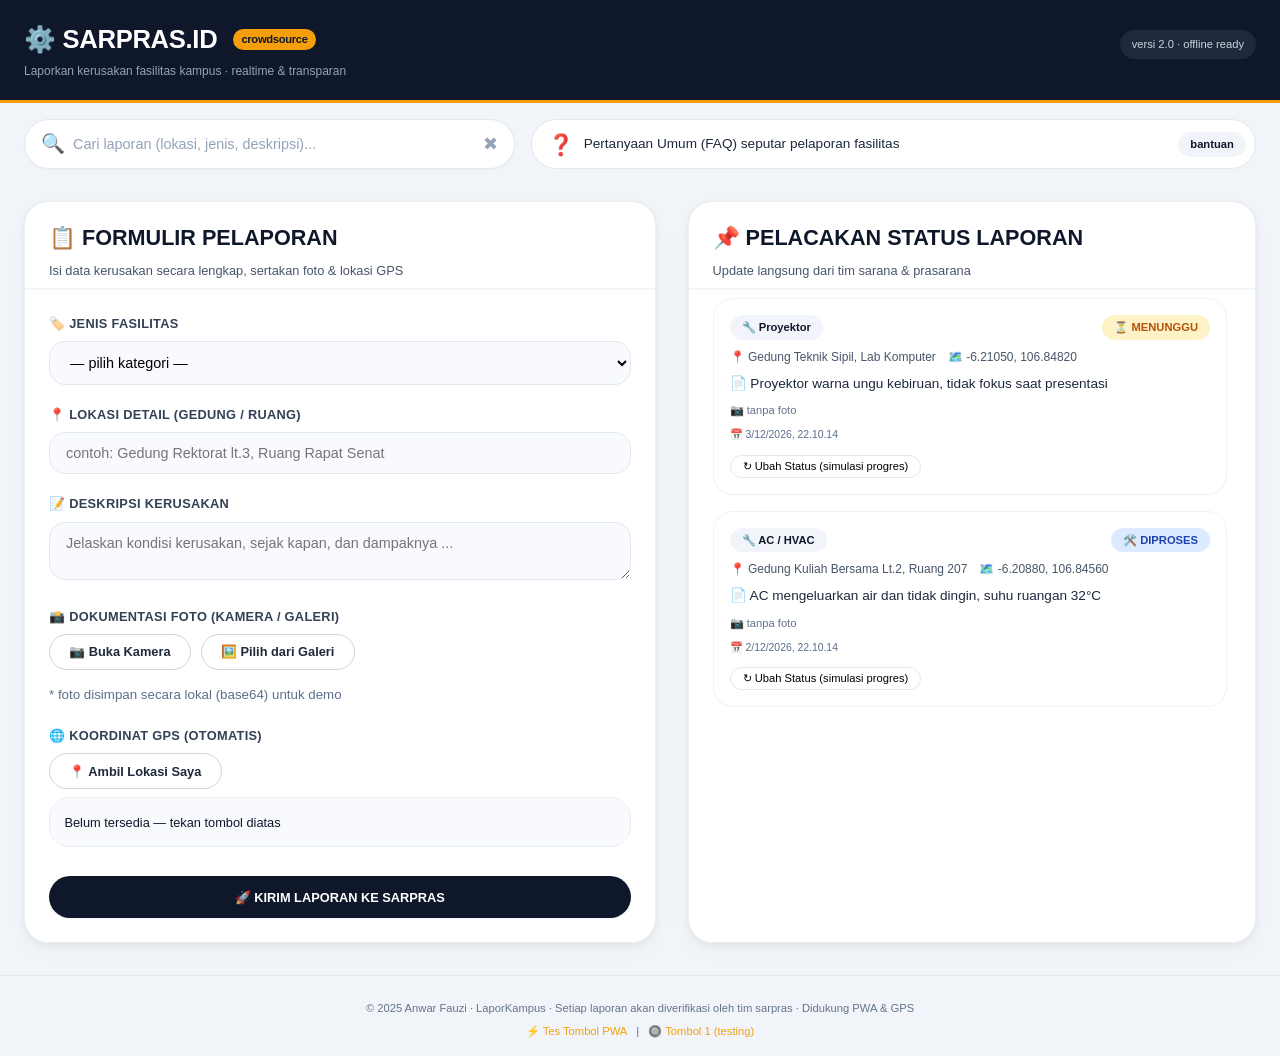
<file: index.html>
<!DOCTYPE html>
<html lang="id">

<head>
  <meta charset="UTF-8" />
  <meta name="viewport" content="width=device-width, initial-scale=1, viewport-fit=cover">
  <meta name="mobile-web-app-capable" content="yes">
  <meta name="apple-mobile-web-app-capable" content="yes">
  <meta name="apple-mobile-web-app-status-bar-style" content="black-translucent">
  <meta name="theme-color" content="#0F172A" />
  <link rel="manifest" href="manifest.json" />
  <link rel="icon" href="icons/logo1.png" type="image/png" />
  <title>SarprasID — Pelaporan Fasilitas Kampus</title>
  <style>
    /* RESET & GLOBAL — tampilan handmade, industrial modern */
    * {
      margin: 0;
      padding: 0;
      box-sizing: border-box;
    }

    body {
      font-family: 'Inter', -apple-system, BlinkMacSystemFont, 'Segoe UI', Roboto, Helvetica, sans-serif;
      background: #F1F5F9;
      color: #0F172A;
      line-height: 1.5;
    }

    /* custom scroll */
    ::-webkit-scrollbar {
      width: 6px;
      height: 6px;
    }
    ::-webkit-scrollbar-track {
      background: #E2E8F0;
      border-radius: 10px;
    }
    ::-webkit-scrollbar-thumb {
      background: #94A3B8;
      border-radius: 10px;
    }

    /* header industrial */
    .site-header {
      background: #0F172A;
      padding: 1.25rem 1.5rem;
      border-bottom: 3px solid #F59E0B;
    }
    .header-container {
      max-width: 1280px;
      margin: 0 auto;
      display: flex;
      align-items: baseline;
      justify-content: space-between;
      flex-wrap: wrap;
      gap: 0.75rem;
    }
    .brand h1 {
      font-size: 1.6rem;
      font-weight: 700;
      letter-spacing: -0.3px;
      color: white;
      display: inline-flex;
      align-items: center;
      gap: 8px;
    }
    .brand span {
      background: #F59E0B;
      font-size: 0.7rem;
      font-weight: 600;
      padding: 2px 8px;
      border-radius: 30px;
      color: #0F172A;
      margin-left: 8px;
    }
    .brand p {
      color: #94A3B8;
      font-size: 0.75rem;
      margin-top: 4px;
    }
    .badge-version {
      background: #1E293B;
      padding: 6px 12px;
      border-radius: 40px;
      color: #CBD5E1;
      font-size: 0.7rem;
      font-weight: 500;
    }

    /* main layout */
    .app-wrapper {
      max-width: 1280px;
      margin: 2rem auto;
      padding: 0 1.5rem;
      display: grid;
      grid-template-columns: 1fr 0.9fr;
      gap: 2rem;
    }

    /* card style — rough edge, subtle shadow */
    .card-panel {
      background: white;
      border-radius: 24px;
      box-shadow: 0 8px 20px rgba(0,0,0,0.03), 0 2px 6px rgba(0,0,0,0.05);
      transition: all 0.2s ease;
      overflow: hidden;
      border: 1px solid #E9EEF3;
    }
    .card-header {
      padding: 1.25rem 1.5rem 0.5rem 1.5rem;
      border-bottom: 2px solid #F1F5F9;
    }
    .card-header h2 {
      font-size: 1.35rem;
      font-weight: 600;
      display: flex;
      align-items: center;
      gap: 8px;
      color: #0F172A;
    }
    .card-header p {
      font-size: 0.8rem;
      color: #475569;
      margin-top: 6px;
    }
    .card-body {
      padding: 1.5rem;
    }

    /* form styling — professional, dense */
    .form-group {
      margin-bottom: 1.25rem;
    }
    .form-row {
      display: flex;
      gap: 1rem;
      flex-wrap: wrap;
    }
    .form-row .form-group {
      flex: 1;
    }
    label {
      font-weight: 600;
      font-size: 0.8rem;
      text-transform: uppercase;
      letter-spacing: 0.3px;
      color: #334155;
      display: block;
      margin-bottom: 0.5rem;
    }
    input, select, textarea {
      width: 100%;
      padding: 0.75rem 1rem;
      background: #F8FAFE;
      border: 1.5px solid #E2E8F0;
      border-radius: 16px;
      font-size: 0.9rem;
      transition: 0.2s;
      font-family: inherit;
    }
    input:focus, select:focus, textarea:focus {
      outline: none;
      border-color: #F59E0B;
      background: white;
      box-shadow: 0 0 0 3px rgba(245,158,11,0.1);
    }
    .btn-group {
      display: flex;
      flex-wrap: wrap;
      gap: 10px;
      margin: 0.5rem 0 0.25rem;
    }
    .btn {
      font-weight: 600;
      padding: 0.6rem 1.2rem;
      border-radius: 40px;
      border: none;
      cursor: pointer;
      font-size: 0.8rem;
      transition: 0.15s;
      background: #F1F5F9;
      color: #1E293B;
    }
    .btn-primary {
      background: #0F172A;
      color: white;
      box-shadow: 0 1px 2px rgba(0,0,0,0.05);
    }
    .btn-primary:hover {
      background: #F59E0B;
      color: #0F172A;
      transform: translateY(-1px);
    }
    .btn-outline {
      background: transparent;
      border: 1.5px solid #CBD5E1;
    }
    .btn-outline:hover {
      border-color: #F59E0B;
      background: #FFF8ED;
    }
    .btn-danger-light {
      background: #FEF2F2;
      color: #B91C1C;
    }
    .photo-preview-grid {
      margin-top: 12px;
      display: flex;
      gap: 12px;
      flex-wrap: wrap;
      align-items: center;
    }
    .preview-img {
      width: 80px;
      height: 80px;
      object-fit: cover;
      border-radius: 16px;
      border: 2px solid #E2E8F0;
      background: #F1F5F9;
    }
    .location-box {
      background: #F8FAFE;
      border-radius: 20px;
      padding: 0.9rem;
      margin-top: 8px;
      border: 1px solid #E9EEF3;
      font-size: 0.8rem;
    }
    .coord-text {
      font-family: monospace;
      font-size: 0.75rem;
      color: #334155;
      word-break: break-all;
    }

    /* daftar laporan */
    .report-list {
      display: flex;
      flex-direction: column;
      gap: 1rem;
      max-height: 560px;
      overflow-y: auto;
      padding-right: 4px;
    }
    .report-ticket {
      background: #FFFFFF;
      border-radius: 20px;
      border: 1px solid #ECF3F9;
      padding: 1rem;
      transition: 0.1s;
      box-shadow: 0 1px 2px rgba(0,0,0,0.02);
    }
    .ticket-header {
      display: flex;
      justify-content: space-between;
      align-items: flex-start;
      flex-wrap: wrap;
      gap: 0.5rem;
      margin-bottom: 0.5rem;
    }
    .ticket-type {
      font-weight: 800;
      background: #F1F5F9;
      padding: 4px 12px;
      border-radius: 40px;
      font-size: 0.7rem;
    }
    .status {
      font-size: 0.7rem;
      font-weight: 700;
      padding: 4px 12px;
      border-radius: 40px;
    }
    .status.pending { background: #FEF3C7; color: #B45309; }
    .status.progress { background: #DBEAFE; color: #1E40AF; }
    .status.done { background: #D1FAE5; color: #065F46; }
    .ticket-location {
      font-size: 0.75rem;
      color: #475569;
      margin: 8px 0 6px;
      display: flex;
      gap: 12px;
      flex-wrap: wrap;
    }
    .ticket-desc {
      font-size: 0.85rem;
      margin: 8px 0;
      color: #1E293B;
    }
    .ticket-img {
      max-width: 100%;
      max-height: 130px;
      border-radius: 14px;
      margin: 8px 0;
      border: 1px solid #E2E8F0;
    }
    .update-status-btn {
      background: none;
      border: 1px solid #E2E8F0;
      font-size: 0.7rem;
      padding: 4px 12px;
      border-radius: 30px;
      margin-top: 8px;
      cursor: pointer;
      font-weight: 500;
    }
    .footer-note {
      text-align: center;
      margin: 2rem auto 1rem;
      font-size: 0.7rem;
      color: #64748B;
      border-top: 1px solid #E2E8F0;
      padding-top: 1.5rem;
      max-width: 1280px;
      padding-left: 1.5rem;
      padding-right: 1.5rem;
    }

    @media (max-width: 780px) {
      .app-wrapper {
        grid-template-columns: 1fr;
        gap: 1.5rem;
      }
      .site-header .header-container {
        flex-direction: column;
        align-items: flex-start;
      }
    }

    /* ========== TAMBAHAN BARU: FAQ & SEARCH PANEL ========== */
    .utility-bar {
      max-width: 1280px;
      margin: 1rem auto 0 auto;
      padding: 0 1.5rem;
      display: flex;
      flex-wrap: wrap;
      gap: 1rem;
      align-items: stretch;
    }
    .search-panel {
      flex: 2;
      min-width: 220px;
      background: white;
      border-radius: 60px;
      border: 1px solid #E2E8F0;
      display: flex;
      align-items: center;
      padding: 0.2rem 0.2rem 0.2rem 1rem;
      background: white;
      transition: all 0.2s;
      box-shadow: 0 1px 3px rgba(0,0,0,0.03);
    }
    .search-panel:focus-within {
      border-color: #F59E0B;
      box-shadow: 0 0 0 3px rgba(245,158,11,0.1);
    }
    .search-icon {
      font-size: 1.2rem;
      margin-right: 8px;
      color: #F59E0B;
    }
    .search-input {
      flex: 1;
      border: none;
      background: transparent;
      padding: 0.8rem 0;
      font-size: 0.9rem;
      outline: none;
    }
    .search-input::placeholder {
      color: #94A3B8;
    }
    .search-clear {
      background: none;
      border: none;
      font-size: 1.1rem;
      cursor: pointer;
      padding: 0 12px;
      color: #94A3B8;
      transition: 0.1s;
    }
    .search-clear:hover {
      color: #F59E0B;
    }

    .faq-panel {
      flex: 3;
      background: white;
      border-radius: 40px;
      border: 1px solid #E2E8F0;
      padding: 0.2rem 0.2rem 0.2rem 1rem;
      display: flex;
      align-items: center;
      justify-content: space-between;
      flex-wrap: wrap;
      gap: 0.5rem;
      cursor: pointer;
      transition: 0.1s;
      background: white;
    }
    .faq-panel:hover {
      border-color: #F59E0B;
      background: #FFFCF5;
    }
    .faq-left {
      display: flex;
      align-items: center;
      gap: 10px;
    }
    .faq-icon {
      font-size: 1.3rem;
    }
    .faq-text {
      font-weight: 500;
      font-size: 0.85rem;
      color: #1E293B;
    }
    .faq-badge {
      background: #F1F5F9;
      border-radius: 40px;
      padding: 4px 12px;
      font-size: 0.7rem;
      color: #0F172A;
      font-weight: 600;
      margin-right: 6px;
    }

    /* Modal FAQ overlay */
    .faq-modal {
      display: none;
      position: fixed;
      top: 0; left: 0;
      width: 100%; height: 100%;
      background: rgba(15,23,42,0.75);
      backdrop-filter: blur(4px);
      align-items: center;
      justify-content: center;
      z-index: 1000;
    }
    .faq-modal-content {
      background: white;
      max-width: 600px;
      width: 90%;
      border-radius: 32px;
      box-shadow: 0 25px 40px rgba(0,0,0,0.2);
      overflow: hidden;
      animation: fadeSlideUp 0.2s ease;
    }
    @keyframes fadeSlideUp {
      from { opacity: 0; transform: translateY(20px);}
      to { opacity: 1; transform: translateY(0);}
    }
    .faq-modal-header {
      background: #0F172A;
      padding: 1.2rem 1.5rem;
      color: white;
      display: flex;
      justify-content: space-between;
      align-items: center;
    }
    .faq-modal-header h3 {
      font-weight: 600;
      display: flex;
      gap: 8px;
      align-items: center;
    }
    .close-modal {
      background: none;
      border: none;
      font-size: 1.5rem;
      cursor: pointer;
      color: white;
      opacity: 0.8;
    }
    .faq-list {
      padding: 1rem 1.5rem 1.8rem;
      max-height: 60vh;
      overflow-y: auto;
    }
    .faq-item {
      border-bottom: 1px solid #ECF3F9;
      padding: 1rem 0;
    }
    .faq-question {
      font-weight: 700;
      display: flex;
      gap: 12px;
      align-items: center;
      cursor: pointer;
      color: #0F172A;
    }
    .faq-question span:first-child {
      font-size: 1.2rem;
    }
    .faq-answer {
      margin-top: 8px;
      margin-left: 32px;
      font-size: 0.85rem;
      color: #475569;
      display: none;
    }
    .faq-answer.show {
      display: block;
    }
    .faq-question .toggle-icon {
      font-size: 0.9rem;
      transition: 0.1s;
    }
  </style>
</head>
<body>

<header class="site-header">
  <div class="header-container">
    <div class="brand">
      <h1>⚙️ SARPRAS.ID <span>crowdsource</span></h1>
      <p>Laporkan kerusakan fasilitas kampus · realtime & transparan</p>
    </div>
    <div class="badge-version">versi 2.0 · offline ready</div>
  </div>
</header>

<!-- ========== BARU: SEARCH + FAQ (ikon pencarian & tanya) ========== -->
<div class="utility-bar">
  <div class="search-panel">
    <span class="search-icon">🔍</span>
    <input type="text" id="searchReportsInput" class="search-input" placeholder="Cari laporan (lokasi, jenis, deskripsi)...">
    <button id="clearSearchBtn" class="search-clear" title="Hapus pencarian">✖</button>
  </div>
  <div class="faq-panel" id="faqTriggerBtn">
    <div class="faq-left">
      <span class="faq-icon">❓</span>
      <span class="faq-text">Pertanyaan Umum (FAQ) seputar pelaporan fasilitas</span>
    </div>
    <span class="faq-badge">bantuan</span>
  </div>
</div>

<div class="app-wrapper">
  <!-- KIRI: FORM PELAPORAN + MEDIA + GPS -->
  <div class="card-panel">
    <div class="card-header">
      <h2>📋 FORMULIR PELAPORAN</h2>
      <p>Isi data kerusakan secara lengkap, sertakan foto & lokasi GPS</p>
    </div>
    <div class="card-body">
      <form id="reportForm">
        <div class="form-group">
          <label>🏷️ JENIS FASILITAS</label>
          <select id="facilityType" required>
            <option value="" disabled selected>— pilih kategori —</option>
            <option value="AC / HVAC">❄️ AC / HVAC tidak dingin</option>
            <option value="Proyektor">📽️ Proyektor rusak / buram</option>
            <option value="Bangku / Kursi">🪑 Bangku / Kursi patah</option>
            <option value="Lampu Penerangan">💡 Lampu mati / redup</option>
            <option value="Toilet / Sanitasi">🚽 Toilet mampet / rusak</option>
            <option value="Infrastruktur Lain">🏗️ Lainnya (tulis di deskripsi)</option>
          </select>
        </div>
        <div class="form-group">
          <label>📍 LOKASI DETAIL (Gedung / Ruang)</label>
          <input type="text" id="locationDetail" placeholder="contoh: Gedung Rektorat lt.3, Ruang Rapat Senat" required>
        </div>
        <div class="form-group">
          <label>📝 DESKRIPSI KERUSAKAN</label>
          <textarea id="description" rows="2" placeholder="Jelaskan kondisi kerusakan, sejak kapan, dan dampaknya ..." required></textarea>
        </div>

        <!-- FITUR KAMERA & FILE -->
        <div class="form-group">
          <label>📸 DOKUMENTASI FOTO (kamera / galeri)</label>
          <div class="btn-group">
            <button type="button" id="cameraActionBtn" class="btn btn-outline">📷 Buka Kamera</button>
            <button type="button" id="galleryActionBtn" class="btn btn-outline">🖼️ Pilih dari Galeri</button>
          </div>
          <input type="file" id="hiddenFileInput" accept="image/*" style="display:none">
          <div id="photoPreviewContainer" class="photo-preview-grid"></div>
          <small style="color:#5B6E8C;">* foto disimpan secara lokal (base64) untuk demo</small>
        </div>

        <!-- GPS -->
        <div class="form-group">
          <label>🌐 KOORDINAT GPS (otomatis)</label>
          <button type="button" id="triggerGpsBtn" class="btn btn-outline">📍 Ambil Lokasi Saya</button>
          <div id="gpsStatusBox" class="location-box">
            <span id="gpsLabel">Belum tersedia — tekan tombol diatas</span>
          </div>
          <input type="hidden" id="hiddenLat">
          <input type="hidden" id="hiddenLng">
        </div>

        <div style="margin-top: 1.8rem;">
          <button type="submit" id="submitMasterBtn" class="btn btn-primary" style="width:100%; padding: 0.85rem;">🚀 KIRIM LAPORAN KE SARPRAS</button>
        </div>
      </form>
    </div>
  </div>

  <!-- KANAN: DAFTAR LAPORAN & STATUS TRACKING -->
  <div class="card-panel">
    <div class="card-header">
      <h2>📌 PELACAKAN STATUS LAPORAN</h2>
      <p>Update langsung dari tim sarana & prasarana</p>
    </div>
    <div class="card-body" style="padding-top: 0.5rem;">
      <div id="dynamicReportList" class="report-list">
        <div style="text-align:center; padding:2rem; color:#94A3B8;">Memuat data laporan...</div>
      </div>
    </div>
  </div>
</div>

<div class="footer-note">
  <p>© 2025 Anwar Fauzi · LaporKampus · Setiap laporan akan diverifikasi oleh tim sarpras · Didukung PWA & GPS</p>
  <p style="margin-top:6px;">
    <button onclick="alert('PWA aktif!')" style="background:none; border:none; color:#F59E0B; cursor:pointer; font-size:0.7rem;">⚡ Tes Tombol PWA</button> 
    <span style="margin:0 6px">|</span>
    <button onclick="alert('tombol testing hidup')" style="background:none; border:none; color:#F59E0B; cursor:pointer; font-size:0.7rem;">🔘 Tombol 1 (testing)</button>
  </p>
</div>

<!-- Modal FAQ (tambahan) -->
<div id="faqModal" class="faq-modal">
  <div class="faq-modal-content">
    <div class="faq-modal-header">
      <h3><span>❓</span> Pertanyaan Umum (FAQ)</h3>
      <button class="close-modal" id="closeFaqModalBtn">&times;</button>
    </div>
    <div class="faq-list" id="faqListContainer">
      <div class="faq-item">
        <div class="faq-question">
          <span>📌</span> <span>Bagaimana cara melaporkan fasilitas rusak?</span>
          <span class="toggle-icon">▼</span>
        </div>
        <div class="faq-answer">Isi form di sebelah kiri: pilih jenis fasilitas, lokasi, deskripsi, foto (opsional), dan ambil koordinat GPS. Lalu klik "KIRIM LAPORAN". Laporan akan masuk ke daftar.</div>
      </div>
      <div class="faq-item">
        <div class="faq-question">
          <span>🛠️</span> <span>Bagaimana status laporan diperbarui?</span>
          <span class="toggle-icon">▼</span>
        </div>
        <div class="faq-answer">Tim sarpras (atau demo) bisa mengubah status dari "MENUNGGU" menjadi "DIPROSES" lalu "SELESAI". Klik tombol "Ubah Status" di tiket laporan untuk simulasi progres.</div>
      </div>
      <div class="faq-item">
        <div class="faq-question">
          <span>📸</span> <span>Apakah wajib menyertakan foto?</span>
          <span class="toggle-icon">▼</span>
        </div>
        <div class="faq-answer">Tidak wajib, tetapi sangat direkomendasikan agar tim teknis lebih cepat memahami kerusakan. Foto disimpan secara lokal (base64) di penyimpanan browser.</div>
      </div>
      <div class="faq-item">
        <div class="faq-question">
          <span>🌐</span> <span>Apakah lokasi GPS diperlukan?</span>
          <span class="toggle-icon">▼</span>
        </div>
        <div class="faq-answer">Ya, untuk membantu petugas menemukan lokasi tepat kerusakan. Tekan tombol "Ambil Lokasi Saya" dan izinkan akses lokasi pada perangkat.</div>
      </div>
      <div class="faq-item">
        <div class="faq-question">
          <span>🔍</span> <span>Bagaimana cara mencari laporan lama?</span>
          <span class="toggle-icon">▼</span>
        </div>
        <div class="faq-answer">Gunakan kotak pencarian di atas (ikon 🔍) — ketik kata kunci seperti nama gedung, jenis kerusakan, atau status. Daftar akan langsung tersaring.</div>
      </div>
      <div class="faq-item">
        <div class="faq-question">
          <span>💾</span> <span>Apakah data laporan tersimpan secara permanen?</span>
          <span class="toggle-icon">▼</span>
        </div>
        <div class="faq-answer">Data disimpan di localStorage browser Anda. Untuk aplikasi riil, laporan akan dikirim ke server backend. Saat ini hanya demo offline.</div>
      </div>
    </div>
  </div>
</div>

<script>
  // ---------- STORAGE & DATA LAPORAN ----------
  let reportsDatabase = [];

  function loadReports() {
    const stored = localStorage.getItem('sarpras_reports_v2');
    if(stored) {
      try {
        reportsDatabase = JSON.parse(stored);
      } catch(e) { reportsDatabase = []; }
    } else {
      // data demo supaya tidak kosong — tampilan lebih hidup
      reportsDatabase = [
        {
          id: 240101,
          facilityType: "AC / HVAC",
          locationDetail: "Gedung Kuliah Bersama Lt.2, Ruang 207",
          description: "AC mengeluarkan air dan tidak dingin, suhu ruangan 32°C",
          latitude: -6.2088, longitude: 106.8456,
          photoBase64: null,
          status: "diproses",
          timestamp: new Date(Date.now() - 2*86400000).toISOString()
        },
        {
          id: 240102,
          facilityType: "Proyektor",
          locationDetail: "Gedung Teknik Sipil, Lab Komputer",
          description: "Proyektor warna ungu kebiruan, tidak fokus saat presentasi",
          latitude: -6.2105, longitude: 106.8482,
          photoBase64: null,
          status: "menunggu",
          timestamp: new Date(Date.now() - 86400000).toISOString()
        }
      ];
      saveReports();
    }
    renderReportList();
  }

  function saveReports() {
    localStorage.setItem('sarpras_reports_v2', JSON.stringify(reportsDatabase));
    renderReportList();
  }

  // fungsi render dengan filter pencarian
  let currentSearchQuery = "";

  function renderReportList() {
    const container = document.getElementById('dynamicReportList');
    let filteredReports = [...reportsDatabase];
    if(currentSearchQuery.trim() !== "") {
      const query = currentSearchQuery.trim().toLowerCase();
      filteredReports = filteredReports.filter(r => 
        r.facilityType.toLowerCase().includes(query) ||
        r.locationDetail.toLowerCase().includes(query) ||
        r.description.toLowerCase().includes(query) ||
        (r.status && r.status.toLowerCase().includes(query))
      );
    }
    if(!filteredReports.length) {
      container.innerHTML = `<div style="text-align:center; padding:2rem; background:#F8FAFE; border-radius:28px;">🔎 Tidak ada laporan yang cocok dengan "${escapeHtml(currentSearchQuery)}"</div>`;
      return;
    }
    const sorted = [...filteredReports].reverse();
    container.innerHTML = sorted.map(r => `
      <div class="report-ticket" data-id="${r.id}">
        <div class="ticket-header">
          <span class="ticket-type">🔧 ${escapeHtml(r.facilityType)}</span>
          <span class="status ${getStatusClass(r.status)}">${getStatusText(r.status)}</span>
        </div>
        <div class="ticket-location">
          <span>📍 ${escapeHtml(r.locationDetail)}</span>
          ${r.latitude && r.longitude ? `<span>🗺️ ${Number(r.latitude).toFixed(5)}, ${Number(r.longitude).toFixed(5)}</span>` : '<span>📍 koordinat tidak tersedia</span>'}
        </div>
        <div class="ticket-desc">📄 ${escapeHtml(r.description)}</div>
        ${r.photoBase64 ? `<img src="${r.photoBase64}" class="ticket-img" alt="foto kerusakan" loading="lazy">` : `<div style="font-size:0.7rem; color:#64748B;">📷 tanpa foto</div>`}
        <div style="font-size:0.65rem; color:#5B6E8C; margin:8px 0 4px;">📅 ${new Date(r.timestamp).toLocaleString('id-ID')}</div>
        ${r.status !== 'selesai' ? `<button class="update-status-btn" data-id="${r.id}" data-current="${r.status}">↻ Ubah Status (simulasi progres)</button>` : ''}
      </div>
    `).join('');

    // Attach update status buttons
    document.querySelectorAll('.update-status-btn').forEach(btn => {
      btn.addEventListener('click', (e) => {
        e.stopPropagation();
        const id = parseInt(btn.getAttribute('data-id'));
        updateSingleStatus(id);
      });
    });
  }

  function getStatusClass(status) {
    if(status === 'menunggu') return 'pending';
    if(status === 'diproses') return 'progress';
    return 'done';
  }
  function getStatusText(status) {
    if(status === 'menunggu') return '⏳ MENUNGGU';
    if(status === 'diproses') return '🛠️ DIPROSES';
    return '✅ SELESAI';
  }

  function updateSingleStatus(id) {
    const idx = reportsDatabase.findIndex(r => r.id === id);
    if(idx === -1) return;
    const curr = reportsDatabase[idx].status;
    if(curr === 'menunggu') reportsDatabase[idx].status = 'diproses';
    else if(curr === 'diproses') reportsDatabase[idx].status = 'selesai';
    else if(curr === 'selesai') return alert('Laporan sudah selesai, tidak dapat diubah lagi.');
    saveReports();
    alert(`✅ Status diperbarui menjadi ${reportsDatabase[idx].status === 'diproses' ? 'DIPROSES' : 'SELESAI'}`);
  }

  function escapeHtml(str) { if(!str) return ''; return str.replace(/[&<>]/g, function(m){ if(m==='&') return '&amp;'; if(m==='<') return '&lt;'; if(m==='>') return '&gt;'; return m;}); }

  // ---------- FITUR KAMERA & FILE (integrasi hardware) ----------
  let currentPhotoData = null;
  const cameraBtn = document.getElementById('cameraActionBtn');
  const galleryBtn = document.getElementById('galleryActionBtn');
  const hiddenFile = document.getElementById('hiddenFileInput');
  const previewContainer = document.getElementById('photoPreviewContainer');

  cameraBtn.addEventListener('click', () => {
    const captureInput = document.createElement('input');
    captureInput.type = 'file';
    captureInput.accept = 'image/*';
    captureInput.capture = 'environment';
    captureInput.onchange = (e) => {
      if(captureInput.files && captureInput.files[0]) handleImageFile(captureInput.files[0]);
    };
    captureInput.click();
  });
  galleryBtn.addEventListener('click', () => hiddenFile.click());
  hiddenFile.addEventListener('change', (e) => {
    if(hiddenFile.files && hiddenFile.files[0]) handleImageFile(hiddenFile.files[0]);
  });

  function handleImageFile(file) {
    const reader = new FileReader();
    reader.onload = function(ev) {
      currentPhotoData = ev.target.result;
      previewContainer.innerHTML = `
        <img src="${currentPhotoData}" class="preview-img" alt="preview">
        <button type="button" id="clearPhotoBtn" class="btn btn-danger-light" style="padding:6px 12px;">Hapus foto</button>
      `;
      const clearBtn = document.getElementById('clearPhotoBtn');
      if(clearBtn) clearBtn.onclick = () => { currentPhotoData = null; previewContainer.innerHTML = ''; };
    };
    reader.readAsDataURL(file);
  }

  // ---------- GPS + PERMISSION ----------
  let currentLat = null, currentLng = null;
  const gpsBtn = document.getElementById('triggerGpsBtn');
  const gpsStatusSpan = document.getElementById('gpsLabel');
  const hiddenLat = document.getElementById('hiddenLat');
  const hiddenLng = document.getElementById('hiddenLng');

  gpsBtn.addEventListener('click', () => {
    if(!navigator.geolocation) {
      gpsStatusSpan.innerText = '❌ Browser tidak mendukung Geolocation';
      return;
    }
    gpsStatusSpan.innerText = '📍 Mengakses GPS, mohon izinkan...';
    navigator.geolocation.getCurrentPosition(
      (pos) => {
        currentLat = pos.coords.latitude;
        currentLng = pos.coords.longitude;
        hiddenLat.value = currentLat;
        hiddenLng.value = currentLng;
        gpsStatusSpan.innerHTML = `✅ Lokasi terekam: ${currentLat.toFixed(6)}, ${currentLng.toFixed(6)} (akurasi ±${Math.round(pos.coords.accuracy)}m)`;
      },
      (err) => {
        let pesan = '';
        if(err.code === 1) pesan = 'Izin lokasi ditolak. Aktifkan GPS pada perangkat.';
        else if(err.code === 2) pesan = 'Lokasi tidak tersedia.';
        else pesan = err.message;
        gpsStatusSpan.innerText = `⚠️ Gagal: ${pesan}`;
        hiddenLat.value = ''; hiddenLng.value = '';
        currentLat = null;
      },
      { enableHighAccuracy: true, timeout: 12000 }
    );
  });

  // ---------- SUBMIT LAPORAN ----------
  const formReport = document.getElementById('reportForm');
  formReport.addEventListener('submit', (e) => {
    e.preventDefault();
    const facilityType = document.getElementById('facilityType').value;
    const locationDetail = document.getElementById('locationDetail').value.trim();
    const description = document.getElementById('description').value.trim();
    if(!facilityType) { alert('Pilih jenis fasilitas yang rusak'); return; }
    if(!locationDetail) { alert('Isi lokasi detail (gedung/ruangan)'); return; }
    if(!description) { alert('Deskripsi kerusakan wajib diisi'); return; }

    let latVal = hiddenLat.value ? parseFloat(hiddenLat.value) : null;
    let lngVal = hiddenLng.value ? parseFloat(hiddenLng.value) : null;

    const newReport = {
      id: Date.now(),
      facilityType: facilityType,
      locationDetail: locationDetail,
      description: description,
      latitude: latVal,
      longitude: lngVal,
      photoBase64: currentPhotoData || null,
      status: 'menunggu',
      timestamp: new Date().toISOString()
    };
    reportsDatabase.push(newReport);
    saveReports();

    // reset form
    document.getElementById('facilityType').value = '';
    document.getElementById('locationDetail').value = '';
    document.getElementById('description').value = '';
    if(currentPhotoData) {
      currentPhotoData = null;
      previewContainer.innerHTML = '';
    }
    hiddenLat.value = '';
    hiddenLng.value = '';
    gpsStatusSpan.innerText = 'Belum tersedia — tekan tombol ambil lokasi';
    currentLat = null;
    alert(`✅ Laporan #${newReport.id} terkirim! Tim sarpras akan segera memproses.`);
    window.scrollTo({ top: document.querySelector('.app-wrapper').offsetTop, behavior: 'smooth' });
  });

  // ----- PENCARIAN realtime -----
  const searchInput = document.getElementById('searchReportsInput');
  const clearSearchBtn = document.getElementById('clearSearchBtn');
  function updateSearch() {
    currentSearchQuery = searchInput.value;
    renderReportList();
  }
  searchInput.addEventListener('input', updateSearch);
  clearSearchBtn.addEventListener('click', () => {
    searchInput.value = '';
    updateSearch();
  });

  // ----- FAQ MODAL & interaksi -----
  const faqModal = document.getElementById('faqModal');
  const faqTrigger = document.getElementById('faqTriggerBtn');
  const closeModalBtn = document.getElementById('closeFaqModalBtn');

  faqTrigger.addEventListener('click', () => {
    faqModal.style.display = 'flex';
  });
  function closeModal() {
    faqModal.style.display = 'none';
  }
  closeModalBtn.addEventListener('click', closeModal);
  window.addEventListener('click', (e) => {
    if (e.target === faqModal) closeModal();
  });
  // accordion FAQ
  const faqItems = document.querySelectorAll('.faq-item');
  faqItems.forEach(item => {
    const questionDiv = item.querySelector('.faq-question');
    const answerDiv = item.querySelector('.faq-answer');
    const toggleIcon = questionDiv.querySelector('.toggle-icon');
    questionDiv.addEventListener('click', () => {
      const isOpen = answerDiv.classList.contains('show');
      answerDiv.classList.toggle('show');
      toggleIcon.innerHTML = isOpen ? '▼' : '▲';
    });
  });

  // initial load
  loadReports();

  // service worker (tetap dari template awal)
  if ('serviceWorker' in navigator) {
    navigator.serviceWorker.register('./service-worker.js')
      .then(() => console.log('✅ SW Registered'))
      .catch(err => console.error('SW error:', err));
  }

  // tambahan demo permission tidak mengganggu user
  if (navigator.permissions && navigator.permissions.query) {
    navigator.permissions.query({ name: 'geolocation' }).catch(()=>{});
  }
</script>
</body>
</html>
</file>
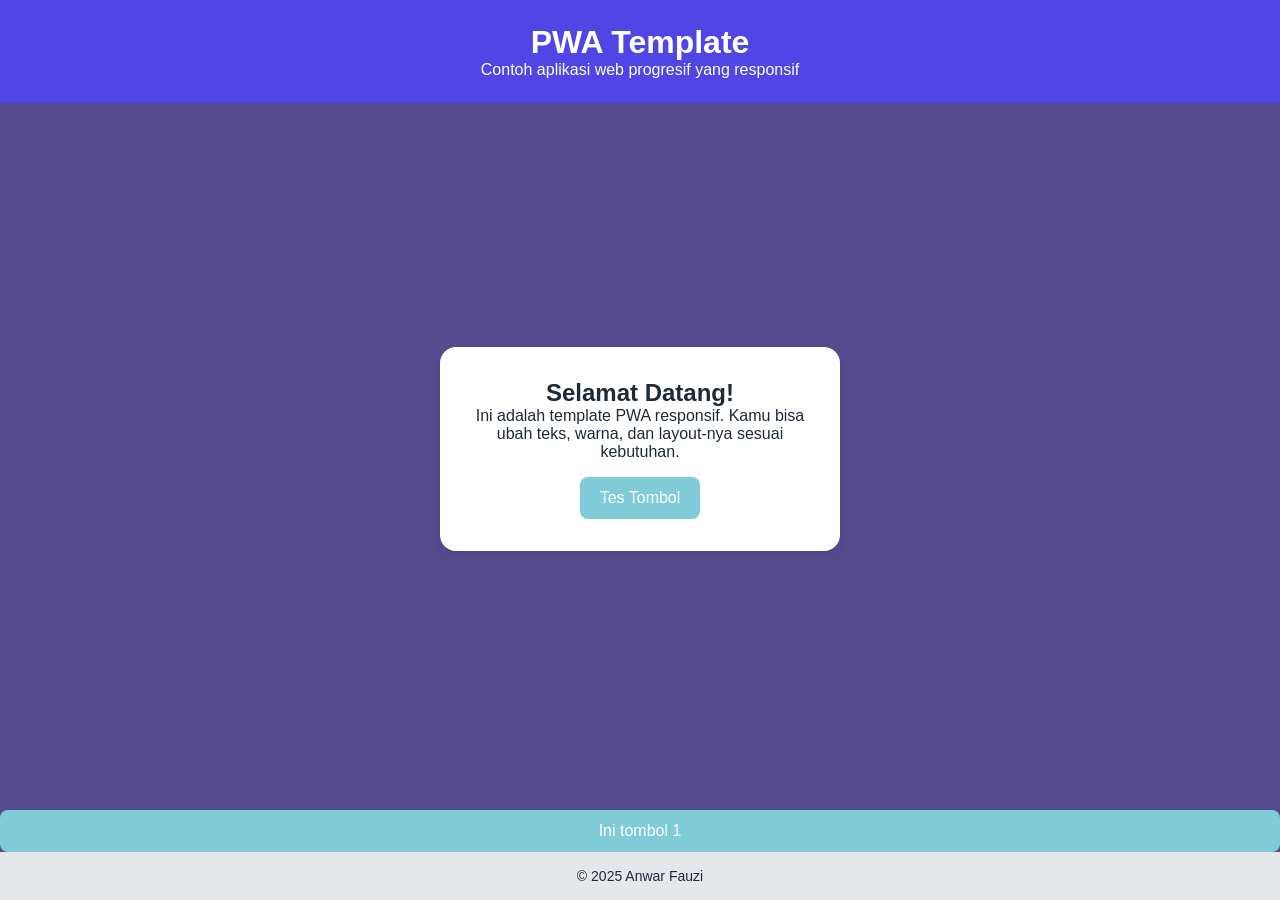
<file: example.html>
<!DOCTYPE html>
<html lang="id">

<head>
  <meta charset="UTF-8" />
  <meta name="viewport" content="width=device-width, initial-scale=1, viewport-fit=cover">
  <meta name="mobile-web-app-capable" content="yes">
  <meta name="apple-mobile-web-app-capable" content="yes">
  <meta name="apple-mobile-web-app-status-bar-style" content="black-translucent">
  <meta name="theme-color" content="#4F46E5" />
  <link rel="manifest" href="manifest.json" />
  <link rel="icon" href="icons/logo1.png" type="image/png" />
  <title>PWA Template Responsif</title>
  <link rel="stylesheet" href="assets/style.css" />
</head>

<body>
  <header class="header">
    <h1>PWA Template</h1>
    <p>Contoh aplikasi web progresif yang responsif</p>
  </header>

  <main class="main">
    <section class="card">
      <h2>Selamat Datang!</h2>
      <p>
        Ini adalah template PWA responsif. Kamu bisa ubah teks, warna, dan layout-nya sesuai kebutuhan.
      </p>
      <button onclick="alert('PWA aktif!')">Tes Tombol</button>
    </section>
  </main>
  <button onclick="alert('tombol testing hidup')">Ini tombol 1</button>

  <footer class="footer">
    <p>© 2025 Anwar Fauzi</p>
  </footer>

  <script>
    if ('serviceWorker' in navigator) {
      navigator.serviceWorker.register('./service-worker.js')
        .then(() => console.log('SW registered!'))
        .catch(err => console.error('SW gagal:', err));
    }
  </script>

</body>

</html>
</file>
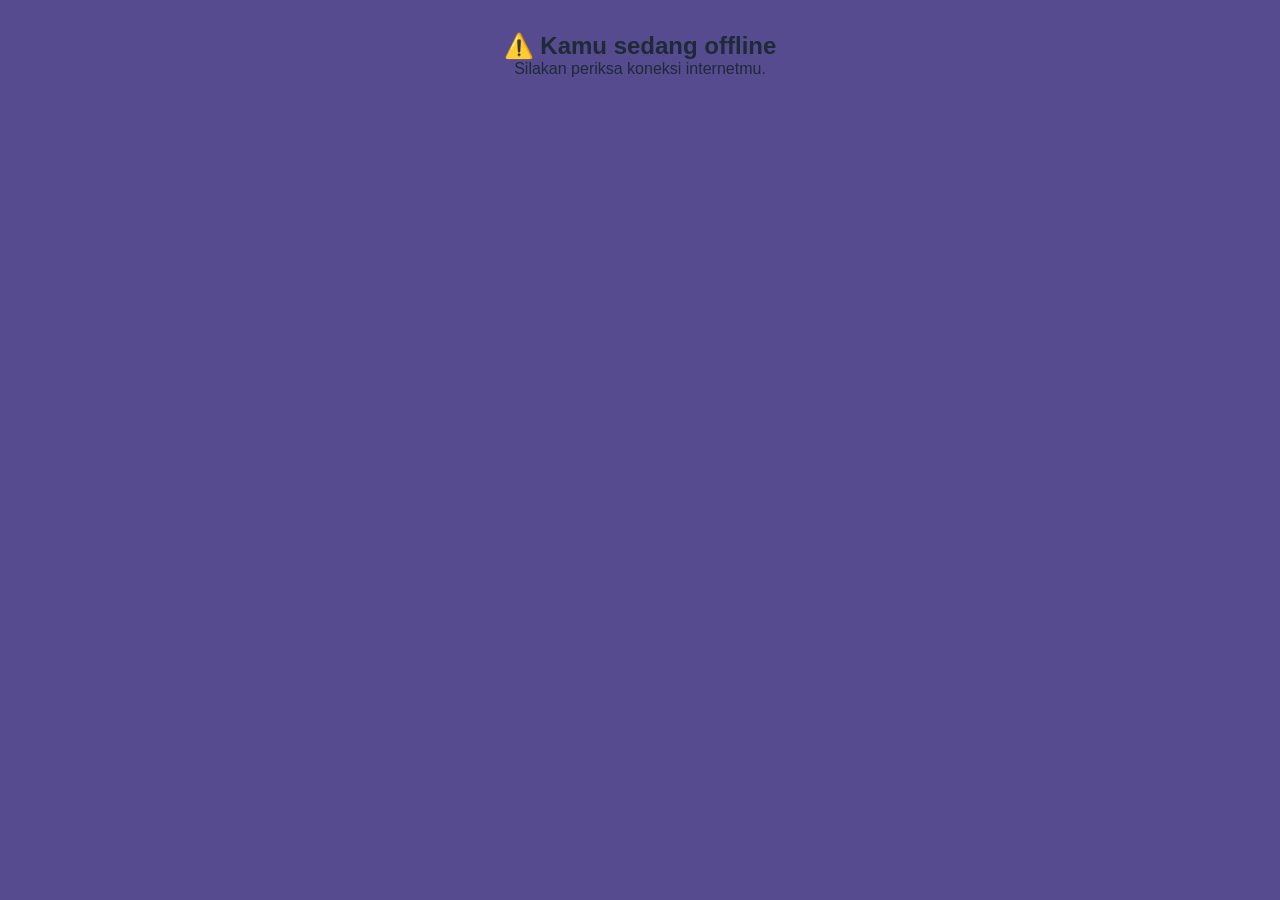
<file: offline.html>
<!DOCTYPE html>
<html lang="en">

<head>
    <meta charset="UTF-8" />
    <meta name="viewport" content="width=device-width, initial-scale=1.0" />
    <title>Offline</title>
    <link rel="stylesheet" href="assets/style.css">
</head>

<body style="text-align:center; padding:2rem;">
    <h2>⚠️ Kamu sedang offline</h2>
    <p>Silakan periksa koneksi internetmu.</p>
</body>

</html>
</file>
<file: assets/style.css>
:root {
  --primary: #4F46E5;
  --bg: #f9fafb;
  --text: #1f2937;
}

* {
  margin: 0;
  padding: 0;
  box-sizing: border-box;
  font-family: 'Inter', sans-serif;
}

body {
  background: #574B90;
  color: var(--text);
  display: flex;
  flex-direction: column;
  min-height: 100vh;
}

.header {
  background: var(--primary);
  color: white;
  text-align: center;
  padding: 1.5rem;
}

.main {
  flex: 1;
  display: flex;
  justify-content: center;
  align-items: center;
  padding: 1.5rem;
}

.card {
  background: white;
  border-radius: 1rem;
  box-shadow: 0 4px 10px rgba(0,0,0,0.1);
  max-width: 400px;
  width: 100%;
  padding: 2rem;
  text-align: center;
}

button {
  background: #7FCBD7;
  border: none;
  color: white;
  padding: 0.75rem 1.25rem;
  border-radius: 0.5rem;
  cursor: pointer;
  font-size: 1rem;
  margin-top: 1rem;
}

button:hover {
  opacity: 0.9;
}

.footer {
  text-align: center;
  padding: 1rem;
  font-size: 0.875rem;
  background: #e5e7eb;
}

@media (max-width: 600px) {
  .card {
    padding: 1.25rem;
  }
  h1 {
    font-size: 1.5rem;
  }
  h2 {
    font-size: 1.25rem;
  }
}
</file>
